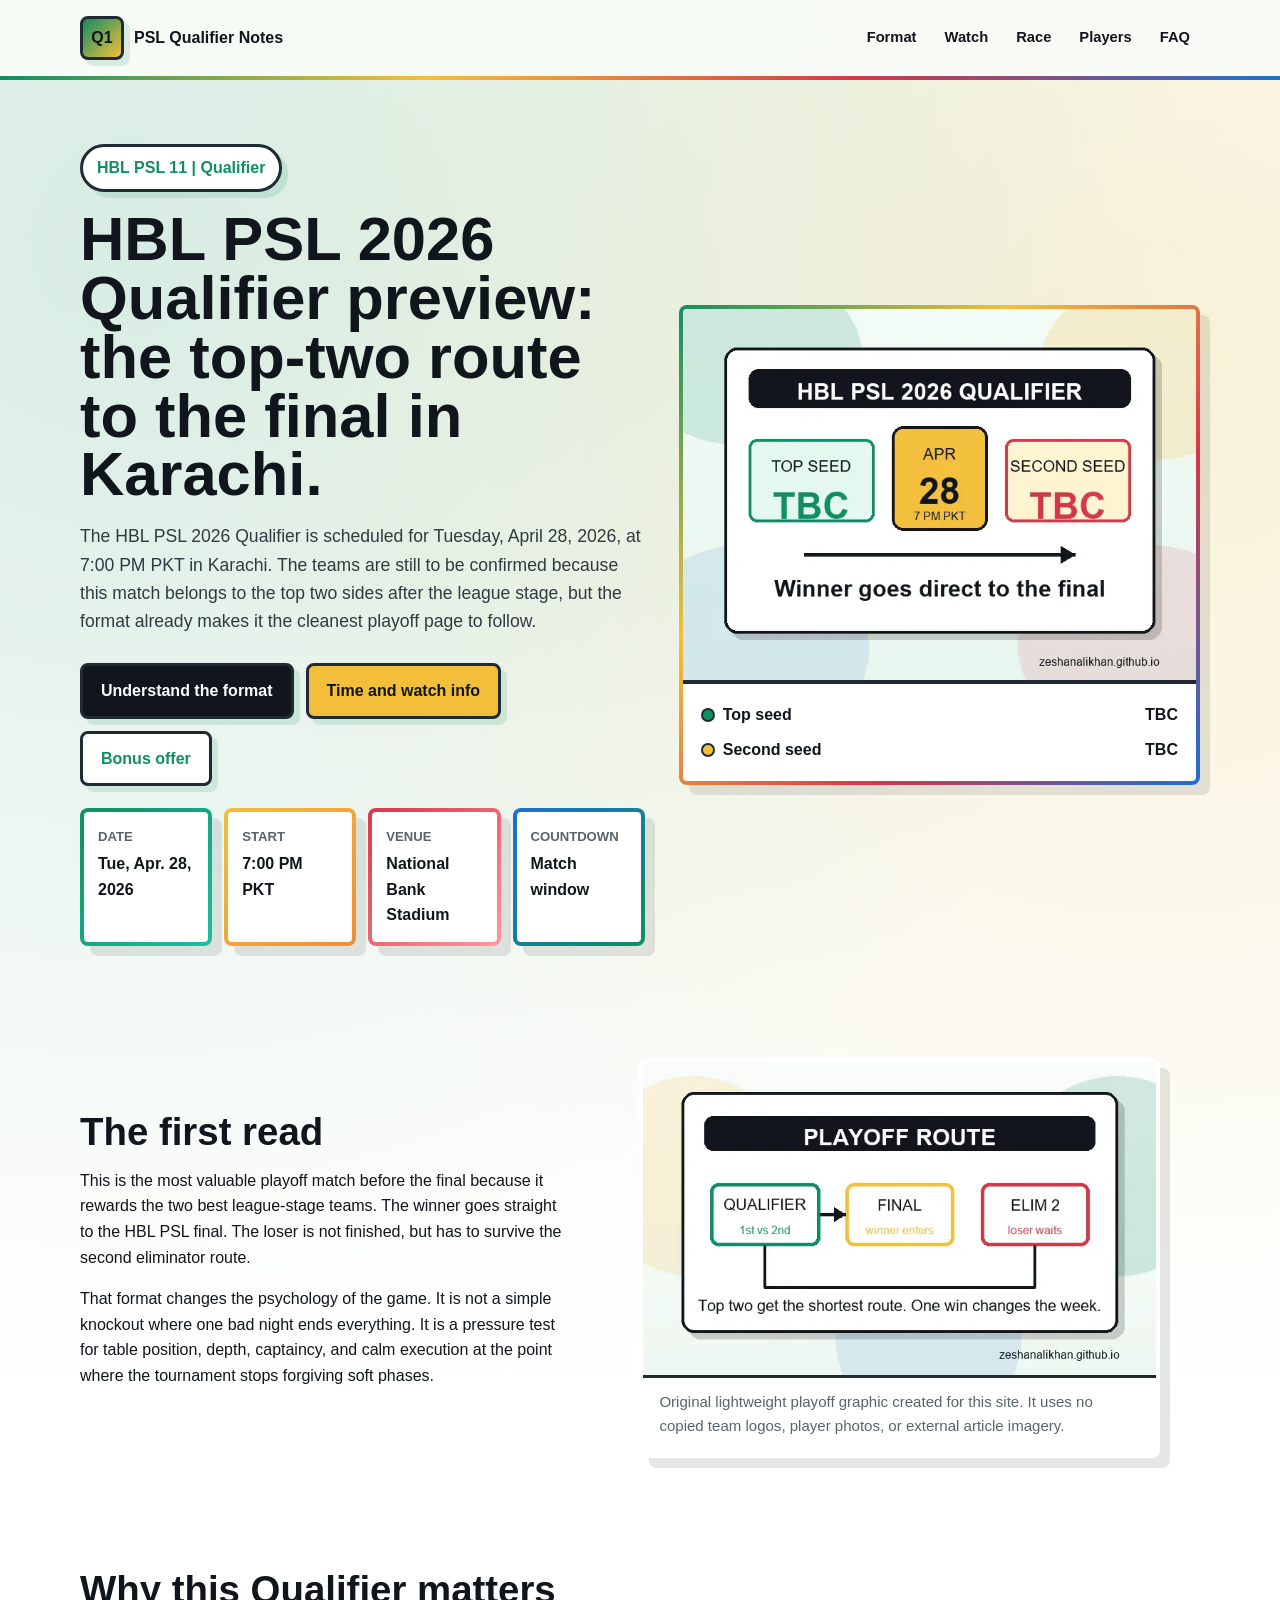
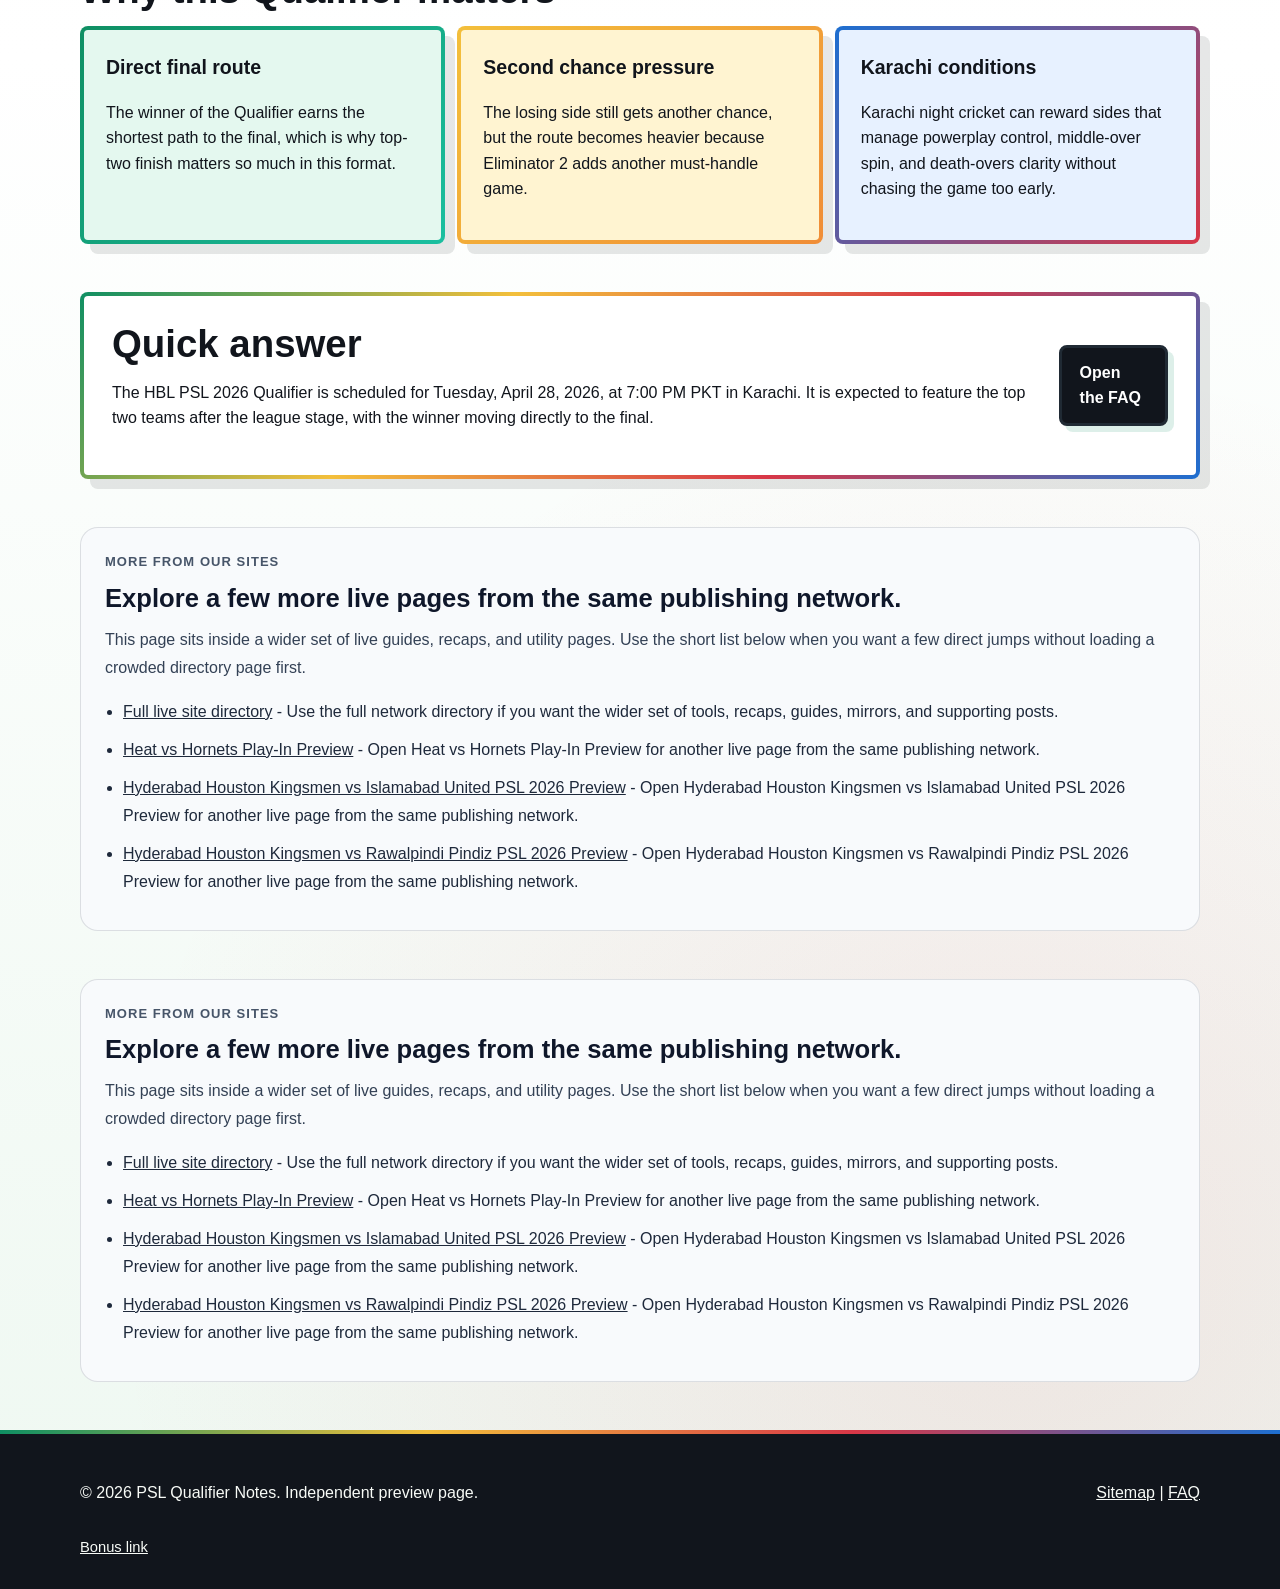
<file: index.html>
<!doctype html>
<html lang="en">
  <head>
    <meta charset="utf-8">
    <meta name="viewport" content="width=device-width, initial-scale=1">
    <meta name="google-site-verification" content="zPeMqoo2h3M_oqIertTkiu1rAj5quQBwW_J42bXbuFM">
    <title>HBL PSL 2026 Qualifier Preview | Date, Time, Venue, Format</title>
    <meta name="description" content="Original HBL PSL 2026 Qualifier preview with date, 7:00 PM PKT start time, Karachi venue notes, playoff format, qualification race, and player-watch context.">
    <link rel="canonical" href="https://zeshanalikhan.github.io/hbl-psl-2026-qualifier-preview/">
    <meta property="og:title" content="HBL PSL 2026 Qualifier Preview">
    <meta property="og:description" content="A clear guide to the HBL PSL 2026 Qualifier, including timing, Karachi venue context, playoff route, and qualification race.">
    <meta property="og:type" content="website">
    <meta property="og:url" content="https://zeshanalikhan.github.io/hbl-psl-2026-qualifier-preview/">
    <meta property="og:image" content="https://zeshanalikhan.github.io/hbl-psl-2026-qualifier-preview/assets/images/psl-qualifier-hero.webp">
    <meta name="twitter:card" content="summary_large_image">
    <link rel="stylesheet" href="styles.css">
    <script type="application/ld+json">
      {
        "@context": "https://schema.org",
        "@type": "SportsEvent",
        "name": "HBL PSL 2026 Qualifier",
        "description": "The HBL PSL 2026 Qualifier is the playoff match between the top two teams after the league stage, scheduled in Karachi.",
        "startDate": "2026-04-28T19:00:00+05:00",
        "eventStatus": "https://schema.org/EventScheduled",
        "eventAttendanceMode": "https://schema.org/OfflineEventAttendanceMode",
        "sport": "Cricket",
        "location": {
          "@type": "Place",
          "name": "National Bank Stadium",
          "address": {
            "@type": "PostalAddress",
            "addressLocality": "Karachi",
            "addressCountry": "PK"
          }
        },
        "organizer": {
          "@type": "Organization",
          "name": "HBL Pakistan Super League"
        }
      }
    </script>
  </head>
  <body>
    <a class="skip-link" href="#main">Skip to content</a>
    <header class="site-header">
      <div class="nav-wrap">
        <a class="brand" href="index.html" aria-label="HBL PSL Qualifier preview home">
          <span class="brand-mark">Q1</span>
          <span>PSL Qualifier Notes</span>
        </a>
        <nav class="nav-links" aria-label="Main navigation">
          <a href="pages/playoff-format.html">Format</a>
          <a href="pages/how-to-watch.html">Watch</a>
          <a href="pages/qualification-race.html">Race</a>
          <a href="pages/player-watch.html">Players</a>
          <a href="pages/game-faq.html">FAQ</a>
        </nav>
      </div>
    </header>

    <main id="main">
      <section class="hero">
        <div class="hero-inner">
          <div class="hero-copy">
            <span class="eyebrow">HBL PSL 11 | Qualifier</span>
            <h1>HBL PSL 2026 Qualifier preview: the top-two route to the final in Karachi.</h1>
            <p class="lede">The HBL PSL 2026 Qualifier is scheduled for Tuesday, April 28, 2026, at 7:00 PM PKT in Karachi. The teams are still to be confirmed because this match belongs to the top two sides after the league stage, but the format already makes it the cleanest playoff page to follow.</p>
            <div class="cta-row">
              <a class="button" href="pages/playoff-format.html">Understand the format</a>
              <a class="button secondary" href="pages/how-to-watch.html">Time and watch info</a>
              <a class="button ghost" href="https://www.profitablecpmratenetwork.com/j9f627innq?key=be46e17df9e34aa3b5b8e77e88a34740" rel="nofollow sponsored noopener" target="_blank">Bonus offer</a>
            </div>
            <div class="meta-grid" aria-label="Qualifier quick facts">
              <div class="fact-card"><span>Date</span><strong>Tue, Apr. 28, 2026</strong></div>
              <div class="fact-card"><span>Start</span><strong>7:00 PM PKT</strong></div>
              <div class="fact-card"><span>Venue</span><strong>National Bank Stadium</strong></div>
              <div class="fact-card"><span>Countdown</span><strong data-event-countdown>Checking match window</strong></div>
            </div>
          </div>
          <aside class="hero-card" aria-label="Qualifier card">
            <img src="assets/images/psl-qualifier-hero.webp" width="720" height="520" alt="Original illustrated HBL PSL 2026 Qualifier match card for Karachi">
            <div class="scoreboard">
              <div class="score-row"><span><span class="team-dot top-one"></span>Top seed</span><strong>TBC</strong></div>
              <div class="score-row"><span><span class="team-dot top-two"></span>Second seed</span><strong>TBC</strong></div>
            </div>
          </aside>
        </div>
      </section>

      <section class="section">
        <div class="two-col">
          <div>
            <h2>The first read</h2>
            <p>This is the most valuable playoff match before the final because it rewards the two best league-stage teams. The winner goes straight to the HBL PSL final. The loser is not finished, but has to survive the second eliminator route.</p>
            <p>That format changes the psychology of the game. It is not a simple knockout where one bad night ends everything. It is a pressure test for table position, depth, captaincy, and calm execution at the point where the tournament stops forgiving soft phases.</p>
          </div>
          <figure class="image-frame">
            <img src="assets/images/psl-qualifier-context.webp" width="720" height="440" alt="Original HBL PSL playoff route graphic showing the Qualifier path to the final">
            <figcaption>Original lightweight playoff graphic created for this site. It uses no copied team logos, player photos, or external article imagery.</figcaption>
          </figure>
        </div>
      </section>

      <section class="section">
        <h2>Why this Qualifier matters</h2>
        <div class="card-grid">
          <article class="panel">
            <h3>Direct final route</h3>
            <p>The winner of the Qualifier earns the shortest path to the final, which is why top-two finish matters so much in this format.</p>
          </article>
          <article class="panel">
            <h3>Second chance pressure</h3>
            <p>The losing side still gets another chance, but the route becomes heavier because Eliminator 2 adds another must-handle game.</p>
          </article>
          <article class="panel">
            <h3>Karachi conditions</h3>
            <p>Karachi night cricket can reward sides that manage powerplay control, middle-over spin, and death-overs clarity without chasing the game too early.</p>
          </article>
        </div>
      </section>

      <section class="section split-band">
        <div>
          <h2>Quick answer</h2>
          <p>The HBL PSL 2026 Qualifier is scheduled for Tuesday, April 28, 2026, at 7:00 PM PKT in Karachi. It is expected to feature the top two teams after the league stage, with the winner moving directly to the final.</p>
        </div>
        <a class="button" href="pages/game-faq.html">Open the FAQ</a>
      </section>

      <!-- NETWORK_LINKS_START -->
      <section data-network-links="true" aria-labelledby="network-links-heading" style="padding:0 0 48px;">
        <div style="width:min(1120px, calc(100% - 32px)); margin:0 auto;">
          <div style="border:1px solid rgba(15, 23, 42, 0.12); background:#f8fafc; border-radius:18px; padding:24px;">
            <p style="margin:0 0 10px; font-size:13px; font-weight:800; letter-spacing:0.08em; text-transform:uppercase; color:#475569;">More from our sites</p>
            <h2 id="network-links-heading" style="margin:0 0 12px; font-size:clamp(1.5rem, 2vw, 1.9rem); line-height:1.2; color:#0f172a;">Explore a few more live pages from the same publishing network.</h2>
            <p style="margin:0 0 16px; color:#334155; line-height:1.75;">This page sits inside a wider set of live guides, recaps, and utility pages. Use the short list below when you want a few direct jumps without loading a crowded directory page first.</p>
            <ul style="margin:0; padding-left:18px; color:#1e293b; line-height:1.75;">
          <li style="margin:0 0 10px;"><a href="https://zeshanalikhan.github.io/creator-app-hub-site/pages/site-directory.html">Full live site directory</a> - Use the full network directory if you want the wider set of tools, recaps, guides, mirrors, and supporting posts.</li>
          <li style="margin:0 0 10px;"><a href="https://zeshanalikhan.github.io/heat-hornets-play-in-preview/">Heat vs Hornets Play-In Preview</a> - Open Heat vs Hornets Play-In Preview for another live page from the same publishing network.</li>
          <li style="margin:0 0 10px;"><a href="https://zeshanalikhan.github.io/hyderabad-houston-kingsmen-islamabad-united-psl-preview/">Hyderabad Houston Kingsmen vs Islamabad United PSL 2026 Preview</a> - Open Hyderabad Houston Kingsmen vs Islamabad United PSL 2026 Preview for another live page from the same publishing network.</li>
          <li style="margin:0 0 10px;"><a href="https://zeshanalikhan.github.io/hyderabad-houston-kingsmen-rawalpindi-pindiz-psl-preview/">Hyderabad Houston Kingsmen vs Rawalpindi Pindiz PSL 2026 Preview</a> - Open Hyderabad Houston Kingsmen vs Rawalpindi Pindiz PSL 2026 Preview for another live page from the same publishing network.</li>
            </ul>
          </div>
        </div>
      </section>
      <!-- NETWORK_LINKS_END -->
    
      <!-- NETWORK_LINKS_START -->
      <section data-network-links="true" aria-labelledby="network-links-heading" style="padding:0 0 48px;">
        <div style="width:min(1120px, calc(100% - 32px)); margin:0 auto;">
          <div style="border:1px solid rgba(15, 23, 42, 0.12); background:#f8fafc; border-radius:18px; padding:24px;">
            <p style="margin:0 0 10px; font-size:13px; font-weight:800; letter-spacing:0.08em; text-transform:uppercase; color:#475569;">More from our sites</p>
            <h2 id="network-links-heading" style="margin:0 0 12px; font-size:clamp(1.5rem, 2vw, 1.9rem); line-height:1.2; color:#0f172a;">Explore a few more live pages from the same publishing network.</h2>
            <p style="margin:0 0 16px; color:#334155; line-height:1.75;">This page sits inside a wider set of live guides, recaps, and utility pages. Use the short list below when you want a few direct jumps without loading a crowded directory page first.</p>
            <ul style="margin:0; padding-left:18px; color:#1e293b; line-height:1.75;">
          <li style="margin:0 0 10px;"><a href="https://zeshanalikhan.github.io/creator-app-hub-site/pages/site-directory.html">Full live site directory</a> - Use the full network directory if you want the wider set of tools, recaps, guides, mirrors, and supporting posts.</li>
          <li style="margin:0 0 10px;"><a href="https://zeshanalikhan.github.io/heat-hornets-play-in-preview/">Heat vs Hornets Play-In Preview</a> - Open Heat vs Hornets Play-In Preview for another live page from the same publishing network.</li>
          <li style="margin:0 0 10px;"><a href="https://zeshanalikhan.github.io/hyderabad-houston-kingsmen-islamabad-united-psl-preview/">Hyderabad Houston Kingsmen vs Islamabad United PSL 2026 Preview</a> - Open Hyderabad Houston Kingsmen vs Islamabad United PSL 2026 Preview for another live page from the same publishing network.</li>
          <li style="margin:0 0 10px;"><a href="https://zeshanalikhan.github.io/hyderabad-houston-kingsmen-rawalpindi-pindiz-psl-preview/">Hyderabad Houston Kingsmen vs Rawalpindi Pindiz PSL 2026 Preview</a> - Open Hyderabad Houston Kingsmen vs Rawalpindi Pindiz PSL 2026 Preview for another live page from the same publishing network.</li>
            </ul>
          </div>
        </div>
      </section>
      <!-- NETWORK_LINKS_END -->
    </main>

    <footer class="site-footer">
      <div class="footer-inner">
        <p>&copy; <span data-year>2026</span> PSL Qualifier Notes. Independent preview page.</p>
        <p><a href="sitemap.xml">Sitemap</a> | <a href="pages/game-faq.html">FAQ</a></p>
      </div>
      <div class="adsterra-link-wrap">
        <a class="adsterra-link" href="https://www.profitablecpmratenetwork.com/j9f627innq?key=be46e17df9e34aa3b5b8e77e88a34740" rel="nofollow sponsored noopener" target="_blank">Bonus link</a>
      </div>
    </footer>
    <script src="app.js" defer></script>
  </body>
</html>
</file>
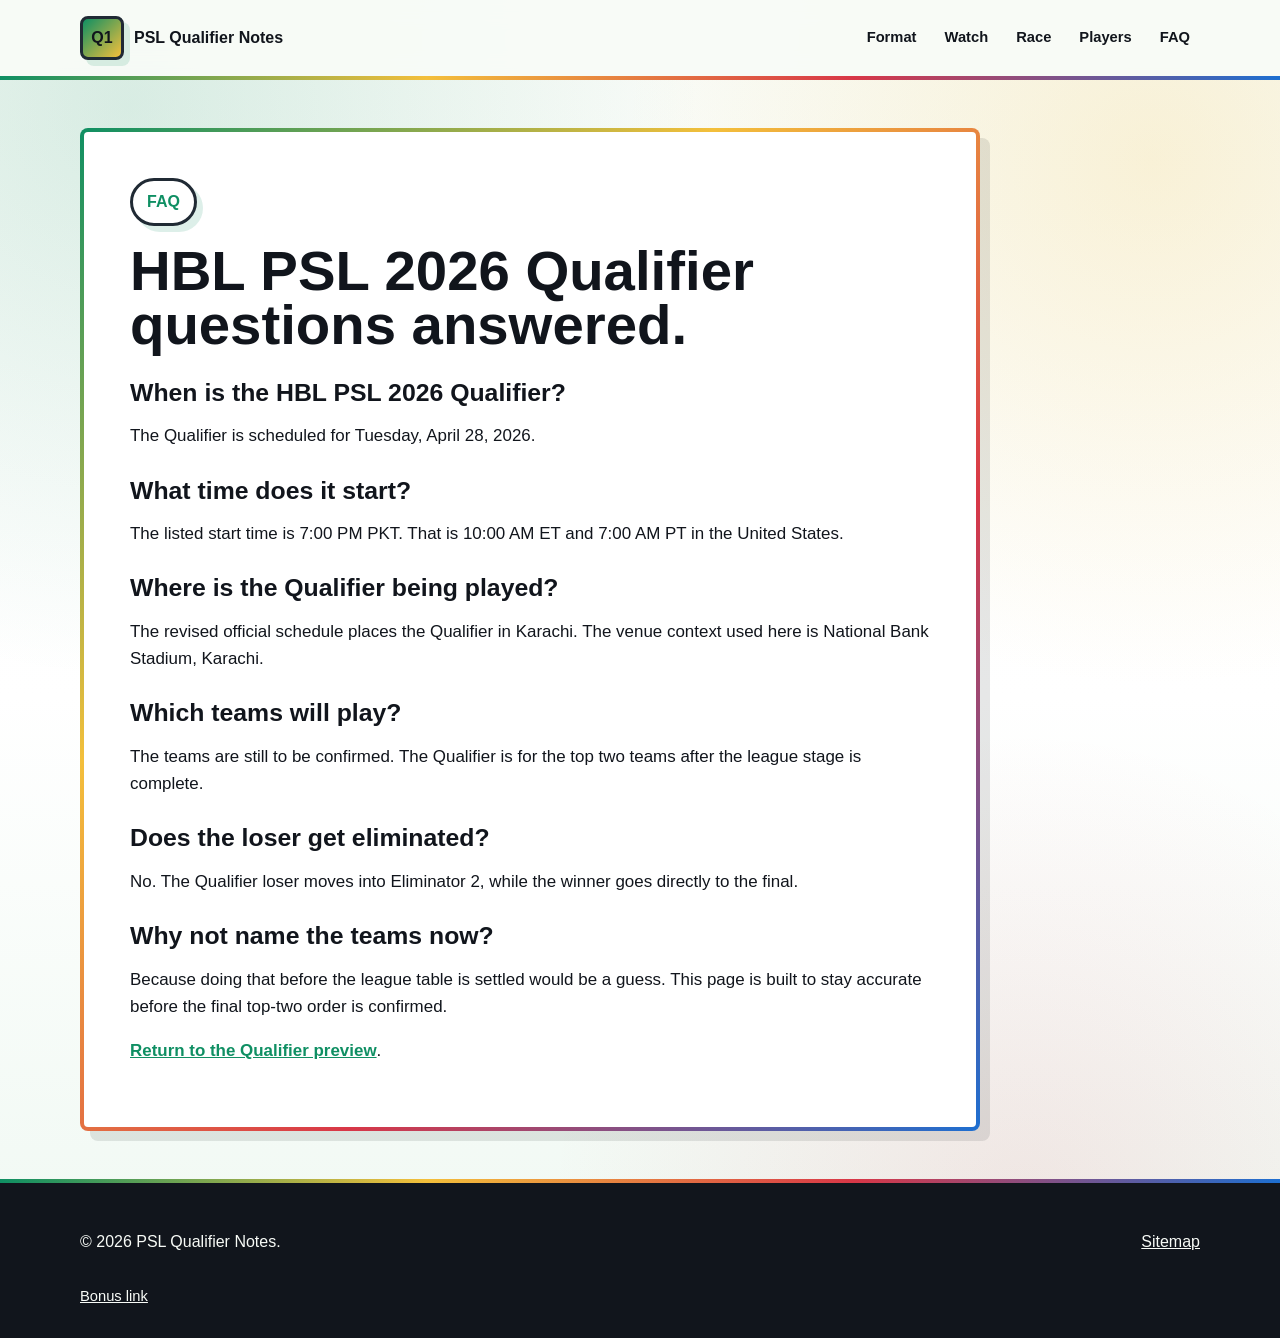
<file: pages/game-faq.html>
<!doctype html>
<html lang="en">
  <head>
    <meta charset="utf-8">
    <meta name="viewport" content="width=device-width, initial-scale=1">
    <meta name="google-site-verification" content="zPeMqoo2h3M_oqIertTkiu1rAj5quQBwW_J42bXbuFM">
    <title>HBL PSL 2026 Qualifier FAQ</title>
    <meta name="description" content="FAQ for the HBL PSL 2026 Qualifier with date, time, venue, team status, playoff route, and final qualification details.">
    <link rel="canonical" href="https://zeshanalikhan.github.io/hbl-psl-2026-qualifier-preview/pages/game-faq.html">
    <link rel="stylesheet" href="../styles.css">
    <script type="application/ld+json">
      {
        "@context": "https://schema.org",
        "@type": "FAQPage",
        "mainEntity": [
          {
            "@type": "Question",
            "name": "When is the HBL PSL 2026 Qualifier?",
            "acceptedAnswer": {
              "@type": "Answer",
              "text": "The HBL PSL 2026 Qualifier is scheduled for Tuesday, April 28, 2026."
            }
          },
          {
            "@type": "Question",
            "name": "What time does the HBL PSL 2026 Qualifier start?",
            "acceptedAnswer": {
              "@type": "Answer",
              "text": "The scheduled start time is 7:00 PM Pakistan time."
            }
          },
          {
            "@type": "Question",
            "name": "Which teams play in the HBL PSL 2026 Qualifier?",
            "acceptedAnswer": {
              "@type": "Answer",
              "text": "The teams are still to be confirmed. The Qualifier is played between the top two sides after the league stage."
            }
          }
        ]
      }
    </script>
  </head>
  <body>
    <header class="site-header"><div class="nav-wrap"><a class="brand" href="../index.html"><span class="brand-mark">Q1</span><span>PSL Qualifier Notes</span></a><nav class="nav-links"><a href="playoff-format.html">Format</a><a href="how-to-watch.html">Watch</a><a href="qualification-race.html">Race</a><a href="player-watch.html">Players</a><a href="game-faq.html">FAQ</a></nav></div></header>
    <main class="page-shell">
      <article class="article faq">
        <span class="eyebrow">FAQ</span>
        <h1>HBL PSL 2026 Qualifier questions answered.</h1>
        <h2>When is the HBL PSL 2026 Qualifier?</h2>
        <p>The Qualifier is scheduled for Tuesday, April 28, 2026.</p>
        <h2>What time does it start?</h2>
        <p>The listed start time is 7:00 PM PKT. That is 10:00 AM ET and 7:00 AM PT in the United States.</p>
        <h2>Where is the Qualifier being played?</h2>
        <p>The revised official schedule places the Qualifier in Karachi. The venue context used here is National Bank Stadium, Karachi.</p>
        <h2>Which teams will play?</h2>
        <p>The teams are still to be confirmed. The Qualifier is for the top two teams after the league stage is complete.</p>
        <h2>Does the loser get eliminated?</h2>
        <p>No. The Qualifier loser moves into Eliminator 2, while the winner goes directly to the final.</p>
        <h2>Why not name the teams now?</h2>
        <p>Because doing that before the league table is settled would be a guess. This page is built to stay accurate before the final top-two order is confirmed.</p>
        <p><a class="text-link" href="../index.html">Return to the Qualifier preview</a>.</p>
      </article>
    </main>
    <footer class="site-footer"><div class="footer-inner"><p>&copy; <span data-year>2026</span> PSL Qualifier Notes.</p><p><a href="../sitemap.xml">Sitemap</a></p></div><div class="adsterra-link-wrap"><a class="adsterra-link" href="https://www.profitablecpmratenetwork.com/j9f627innq?key=be46e17df9e34aa3b5b8e77e88a34740" rel="nofollow sponsored noopener" target="_blank">Bonus link</a></div></footer>
    <script src="../app.js" defer></script>
  </body>
</html>
</file>
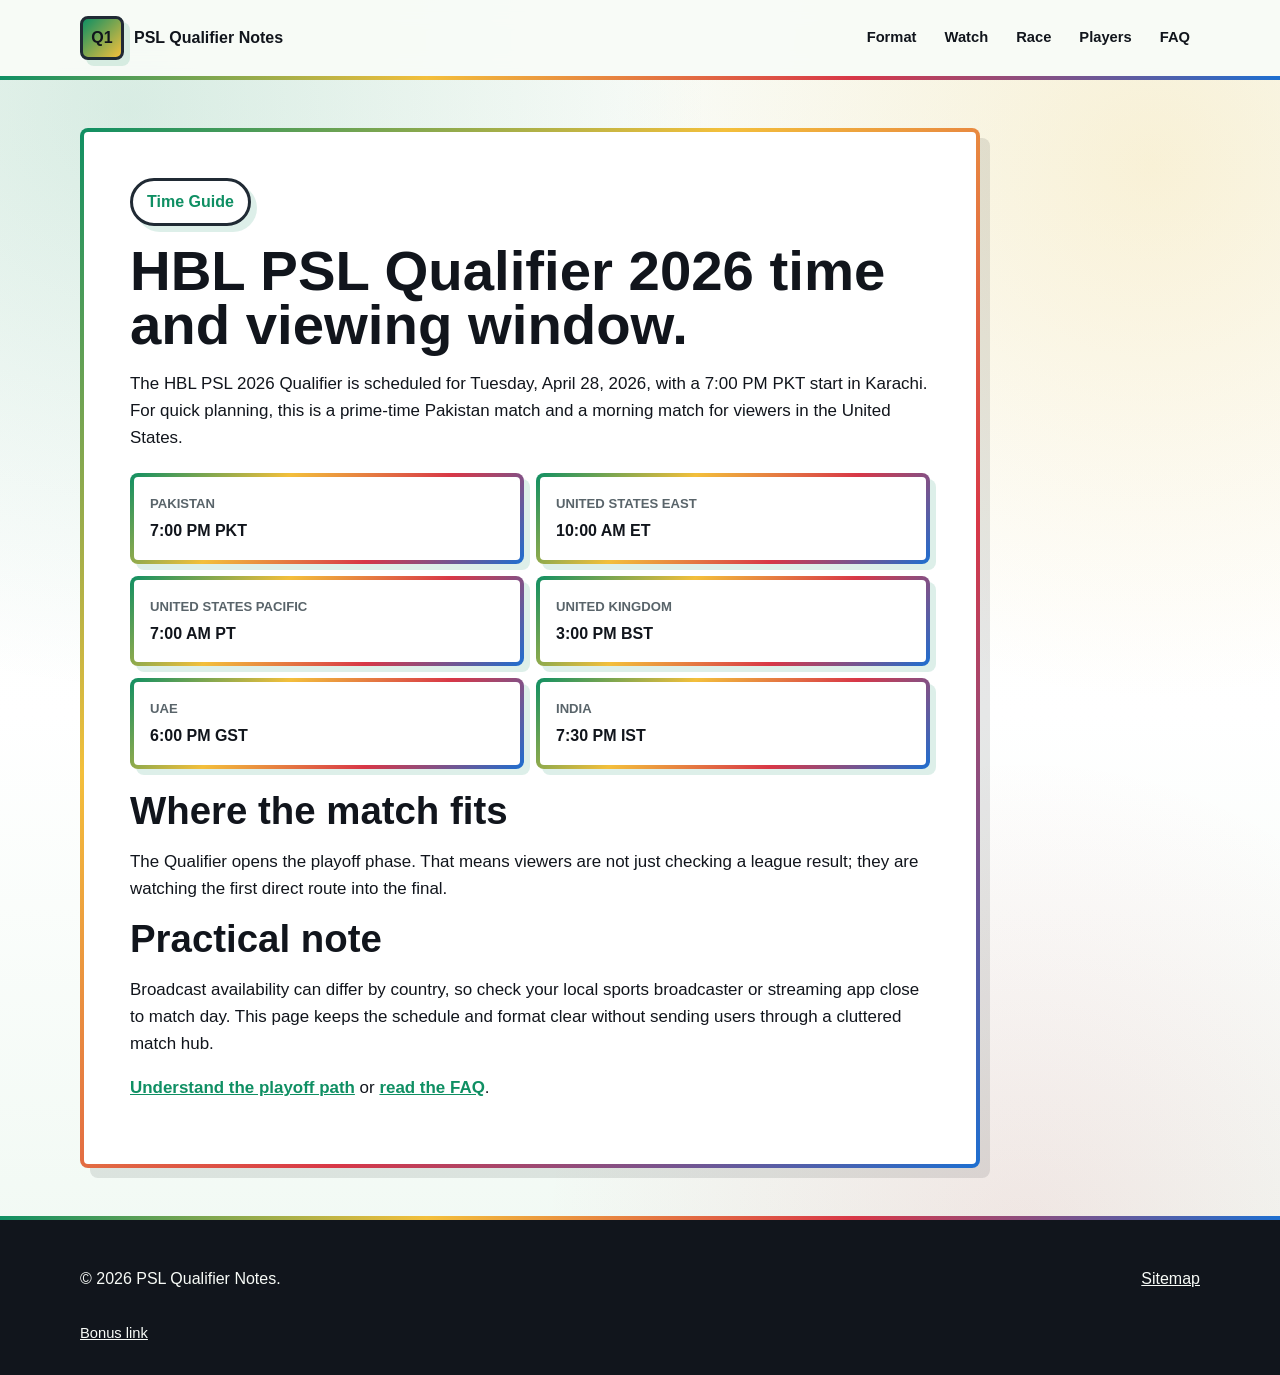
<file: pages/how-to-watch.html>
<!doctype html>
<html lang="en">
  <head>
    <meta charset="utf-8">
    <meta name="viewport" content="width=device-width, initial-scale=1">
    <meta name="google-site-verification" content="zPeMqoo2h3M_oqIertTkiu1rAj5quQBwW_J42bXbuFM">
    <title>HBL PSL Qualifier 2026 Time and Watch Info</title>
    <meta name="description" content="HBL PSL 2026 Qualifier time guide with Pakistan, US, UK, UAE, and India viewing windows plus Karachi venue context.">
    <link rel="canonical" href="https://zeshanalikhan.github.io/hbl-psl-2026-qualifier-preview/pages/how-to-watch.html">
    <link rel="stylesheet" href="../styles.css">
  </head>
  <body>
    <header class="site-header"><div class="nav-wrap"><a class="brand" href="../index.html"><span class="brand-mark">Q1</span><span>PSL Qualifier Notes</span></a><nav class="nav-links"><a href="playoff-format.html">Format</a><a href="how-to-watch.html">Watch</a><a href="qualification-race.html">Race</a><a href="player-watch.html">Players</a><a href="game-faq.html">FAQ</a></nav></div></header>
    <main class="page-shell">
      <article class="article">
        <span class="eyebrow">Time Guide</span>
        <h1>HBL PSL Qualifier 2026 time and viewing window.</h1>
        <p>The HBL PSL 2026 Qualifier is scheduled for Tuesday, April 28, 2026, with a 7:00 PM PKT start in Karachi. For quick planning, this is a prime-time Pakistan match and a morning match for viewers in the United States.</p>
        <div class="info-list" aria-label="Time zones">
          <div><span>Pakistan</span><strong>7:00 PM PKT</strong></div>
          <div><span>United States East</span><strong>10:00 AM ET</strong></div>
          <div><span>United States Pacific</span><strong>7:00 AM PT</strong></div>
          <div><span>United Kingdom</span><strong>3:00 PM BST</strong></div>
          <div><span>UAE</span><strong>6:00 PM GST</strong></div>
          <div><span>India</span><strong>7:30 PM IST</strong></div>
        </div>
        <h2>Where the match fits</h2>
        <p>The Qualifier opens the playoff phase. That means viewers are not just checking a league result; they are watching the first direct route into the final.</p>
        <h2>Practical note</h2>
        <p>Broadcast availability can differ by country, so check your local sports broadcaster or streaming app close to match day. This page keeps the schedule and format clear without sending users through a cluttered match hub.</p>
        <p><a class="text-link" href="playoff-format.html">Understand the playoff path</a> or <a class="text-link" href="game-faq.html">read the FAQ</a>.</p>
      </article>
    </main>
    <footer class="site-footer"><div class="footer-inner"><p>&copy; <span data-year>2026</span> PSL Qualifier Notes.</p><p><a href="../sitemap.xml">Sitemap</a></p></div><div class="adsterra-link-wrap"><a class="adsterra-link" href="https://www.profitablecpmratenetwork.com/j9f627innq?key=be46e17df9e34aa3b5b8e77e88a34740" rel="nofollow sponsored noopener" target="_blank">Bonus link</a></div></footer>
    <script src="../app.js" defer></script>
  </body>
</html>
</file>
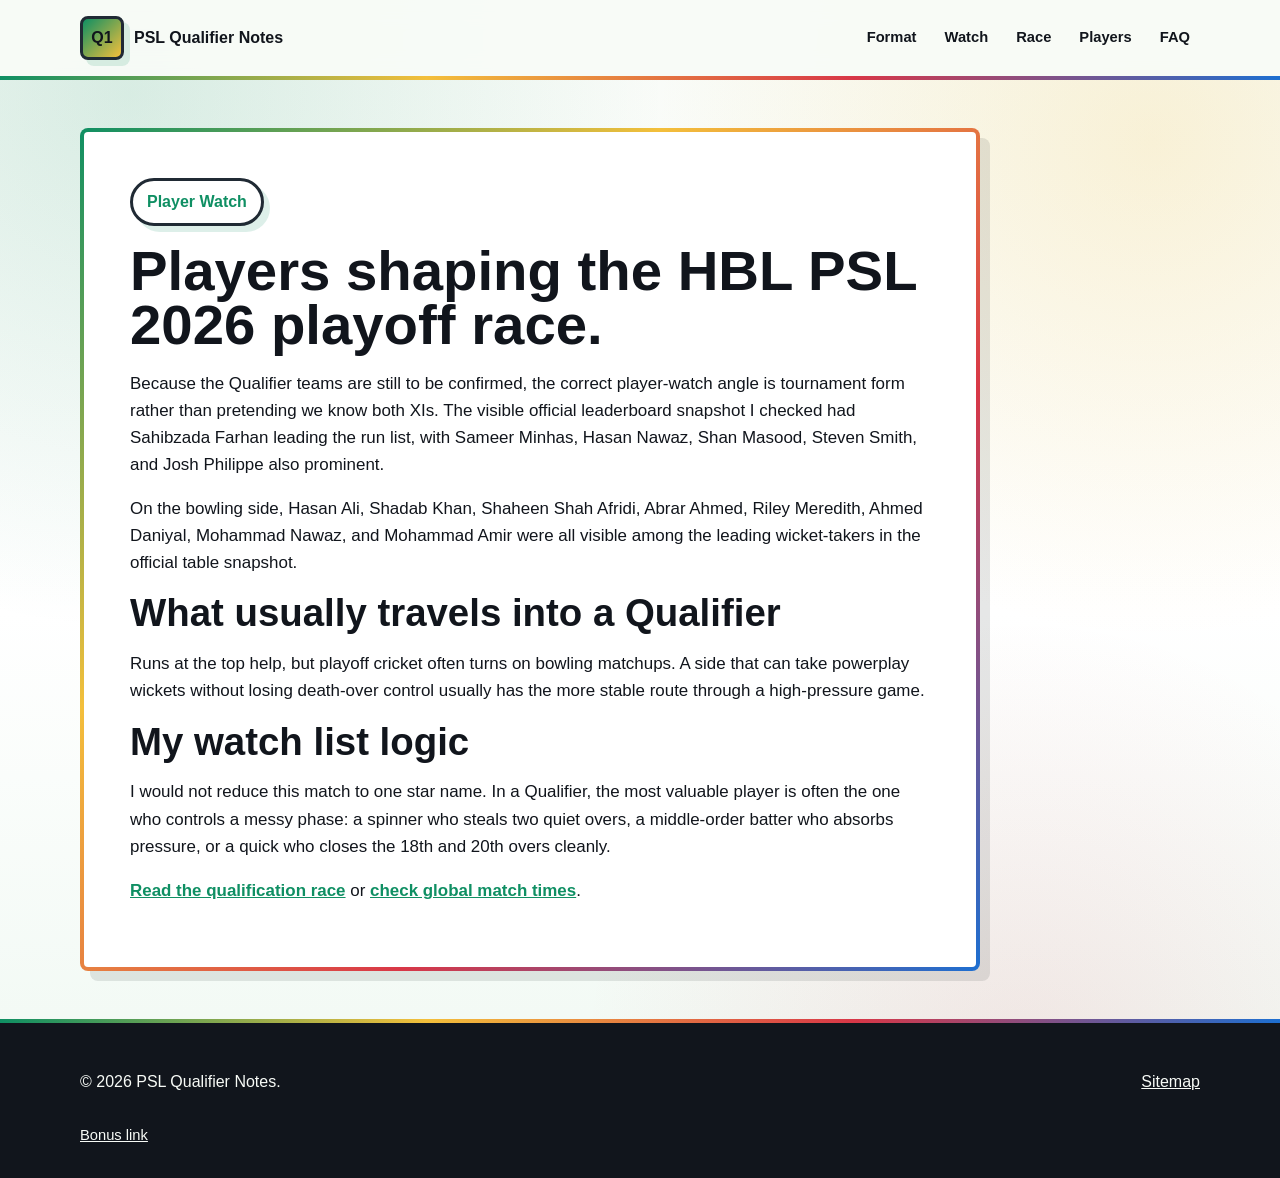
<file: pages/player-watch.html>
<!doctype html>
<html lang="en">
  <head>
    <meta charset="utf-8">
    <meta name="viewport" content="width=device-width, initial-scale=1">
    <meta name="google-site-verification" content="zPeMqoo2h3M_oqIertTkiu1rAj5quQBwW_J42bXbuFM">
    <title>HBL PSL 2026 Qualifier Player Watch</title>
    <meta name="description" content="Player-watch context for the HBL PSL 2026 Qualifier, based on visible tournament batting and bowling trends without guessing final teams.">
    <link rel="canonical" href="https://zeshanalikhan.github.io/hbl-psl-2026-qualifier-preview/pages/player-watch.html">
    <link rel="stylesheet" href="../styles.css">
  </head>
  <body>
    <header class="site-header"><div class="nav-wrap"><a class="brand" href="../index.html"><span class="brand-mark">Q1</span><span>PSL Qualifier Notes</span></a><nav class="nav-links"><a href="playoff-format.html">Format</a><a href="how-to-watch.html">Watch</a><a href="qualification-race.html">Race</a><a href="player-watch.html">Players</a><a href="game-faq.html">FAQ</a></nav></div></header>
    <main class="page-shell">
      <article class="article">
        <span class="eyebrow">Player Watch</span>
        <h1>Players shaping the HBL PSL 2026 playoff race.</h1>
        <p>Because the Qualifier teams are still to be confirmed, the correct player-watch angle is tournament form rather than pretending we know both XIs. The visible official leaderboard snapshot I checked had Sahibzada Farhan leading the run list, with Sameer Minhas, Hasan Nawaz, Shan Masood, Steven Smith, and Josh Philippe also prominent.</p>
        <p>On the bowling side, Hasan Ali, Shadab Khan, Shaheen Shah Afridi, Abrar Ahmed, Riley Meredith, Ahmed Daniyal, Mohammad Nawaz, and Mohammad Amir were all visible among the leading wicket-takers in the official table snapshot.</p>
        <h2>What usually travels into a Qualifier</h2>
        <p>Runs at the top help, but playoff cricket often turns on bowling matchups. A side that can take powerplay wickets without losing death-over control usually has the more stable route through a high-pressure game.</p>
        <h2>My watch list logic</h2>
        <p>I would not reduce this match to one star name. In a Qualifier, the most valuable player is often the one who controls a messy phase: a spinner who steals two quiet overs, a middle-order batter who absorbs pressure, or a quick who closes the 18th and 20th overs cleanly.</p>
        <p><a class="text-link" href="qualification-race.html">Read the qualification race</a> or <a class="text-link" href="how-to-watch.html">check global match times</a>.</p>
      </article>
    </main>
    <footer class="site-footer"><div class="footer-inner"><p>&copy; <span data-year>2026</span> PSL Qualifier Notes.</p><p><a href="../sitemap.xml">Sitemap</a></p></div><div class="adsterra-link-wrap"><a class="adsterra-link" href="https://www.profitablecpmratenetwork.com/j9f627innq?key=be46e17df9e34aa3b5b8e77e88a34740" rel="nofollow sponsored noopener" target="_blank">Bonus link</a></div></footer>
    <script src="../app.js" defer></script>
  </body>
</html>
</file>
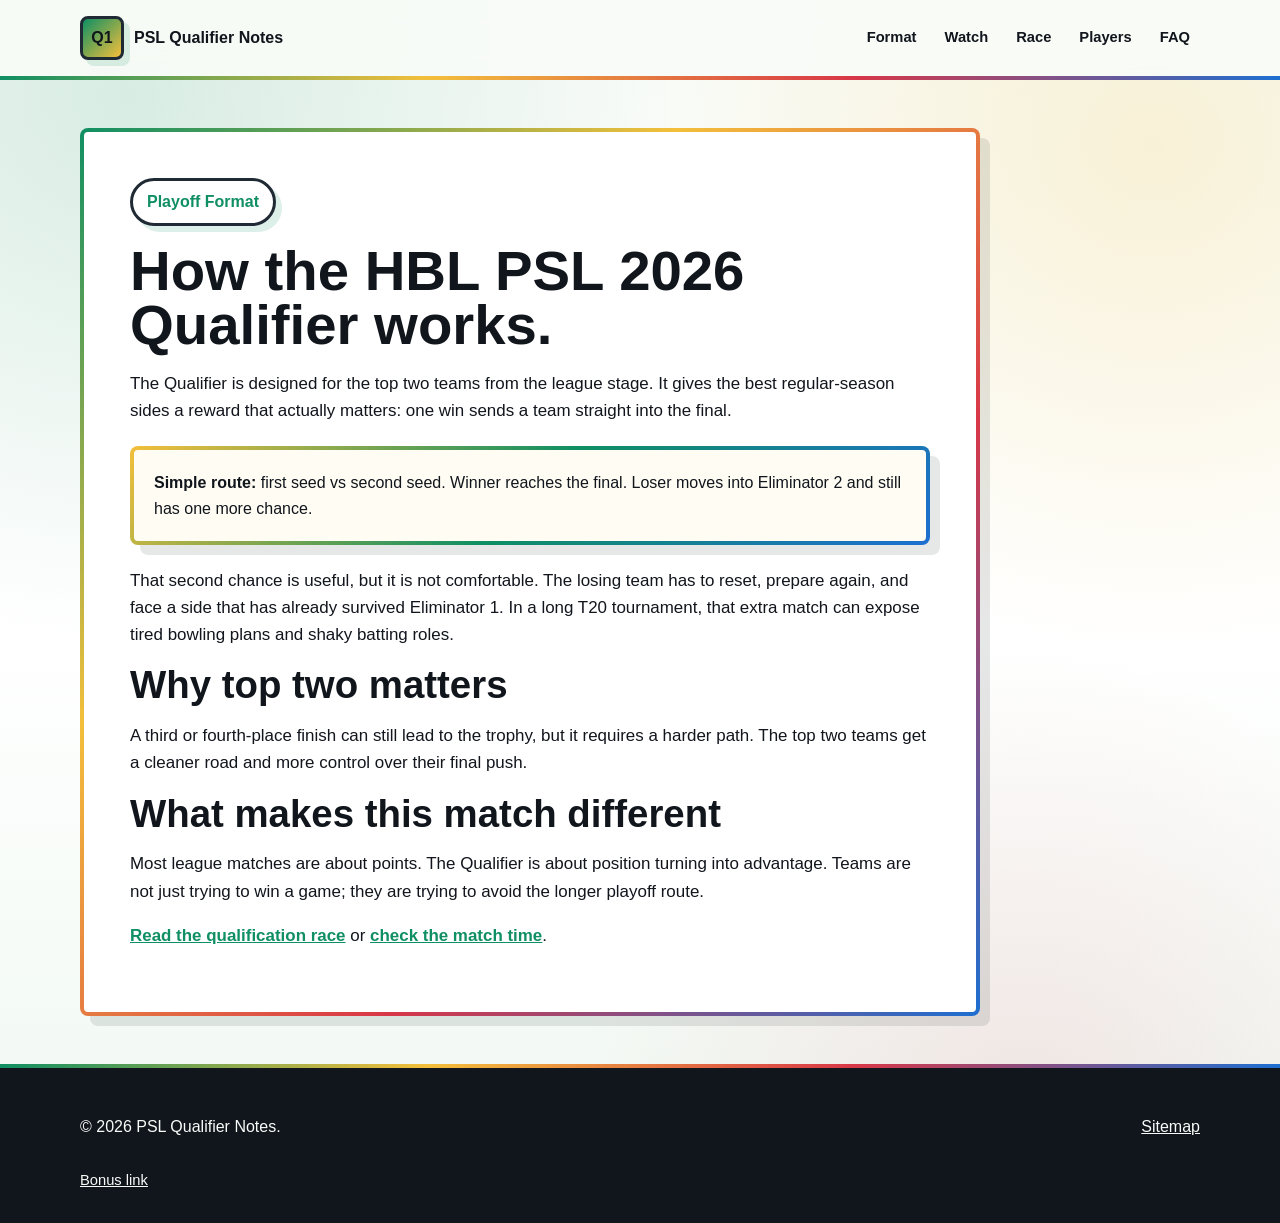
<file: pages/playoff-format.html>
<!doctype html>
<html lang="en">
  <head>
    <meta charset="utf-8">
    <meta name="viewport" content="width=device-width, initial-scale=1">
    <meta name="google-site-verification" content="zPeMqoo2h3M_oqIertTkiu1rAj5quQBwW_J42bXbuFM">
    <title>HBL PSL 2026 Qualifier Format Explained</title>
    <meta name="description" content="Simple explanation of the HBL PSL 2026 Qualifier format, why top two matters, and how the winner reaches the final.">
    <link rel="canonical" href="https://zeshanalikhan.github.io/hbl-psl-2026-qualifier-preview/pages/playoff-format.html">
    <link rel="stylesheet" href="../styles.css">
  </head>
  <body>
    <header class="site-header"><div class="nav-wrap"><a class="brand" href="../index.html"><span class="brand-mark">Q1</span><span>PSL Qualifier Notes</span></a><nav class="nav-links"><a href="playoff-format.html">Format</a><a href="how-to-watch.html">Watch</a><a href="qualification-race.html">Race</a><a href="player-watch.html">Players</a><a href="game-faq.html">FAQ</a></nav></div></header>
    <main class="page-shell">
      <article class="article">
        <span class="eyebrow">Playoff Format</span>
        <h1>How the HBL PSL 2026 Qualifier works.</h1>
        <p>The Qualifier is designed for the top two teams from the league stage. It gives the best regular-season sides a reward that actually matters: one win sends a team straight into the final.</p>
        <div class="route-box">
          <strong>Simple route:</strong> first seed vs second seed. Winner reaches the final. Loser moves into Eliminator 2 and still has one more chance.
        </div>
        <p>That second chance is useful, but it is not comfortable. The losing team has to reset, prepare again, and face a side that has already survived Eliminator 1. In a long T20 tournament, that extra match can expose tired bowling plans and shaky batting roles.</p>
        <h2>Why top two matters</h2>
        <p>A third or fourth-place finish can still lead to the trophy, but it requires a harder path. The top two teams get a cleaner road and more control over their final push.</p>
        <h2>What makes this match different</h2>
        <p>Most league matches are about points. The Qualifier is about position turning into advantage. Teams are not just trying to win a game; they are trying to avoid the longer playoff route.</p>
        <p><a class="text-link" href="qualification-race.html">Read the qualification race</a> or <a class="text-link" href="how-to-watch.html">check the match time</a>.</p>
      </article>
    </main>
    <footer class="site-footer"><div class="footer-inner"><p>&copy; <span data-year>2026</span> PSL Qualifier Notes.</p><p><a href="../sitemap.xml">Sitemap</a></p></div><div class="adsterra-link-wrap"><a class="adsterra-link" href="https://www.profitablecpmratenetwork.com/j9f627innq?key=be46e17df9e34aa3b5b8e77e88a34740" rel="nofollow sponsored noopener" target="_blank">Bonus link</a></div></footer>
    <script src="../app.js" defer></script>
  </body>
</html>
</file>
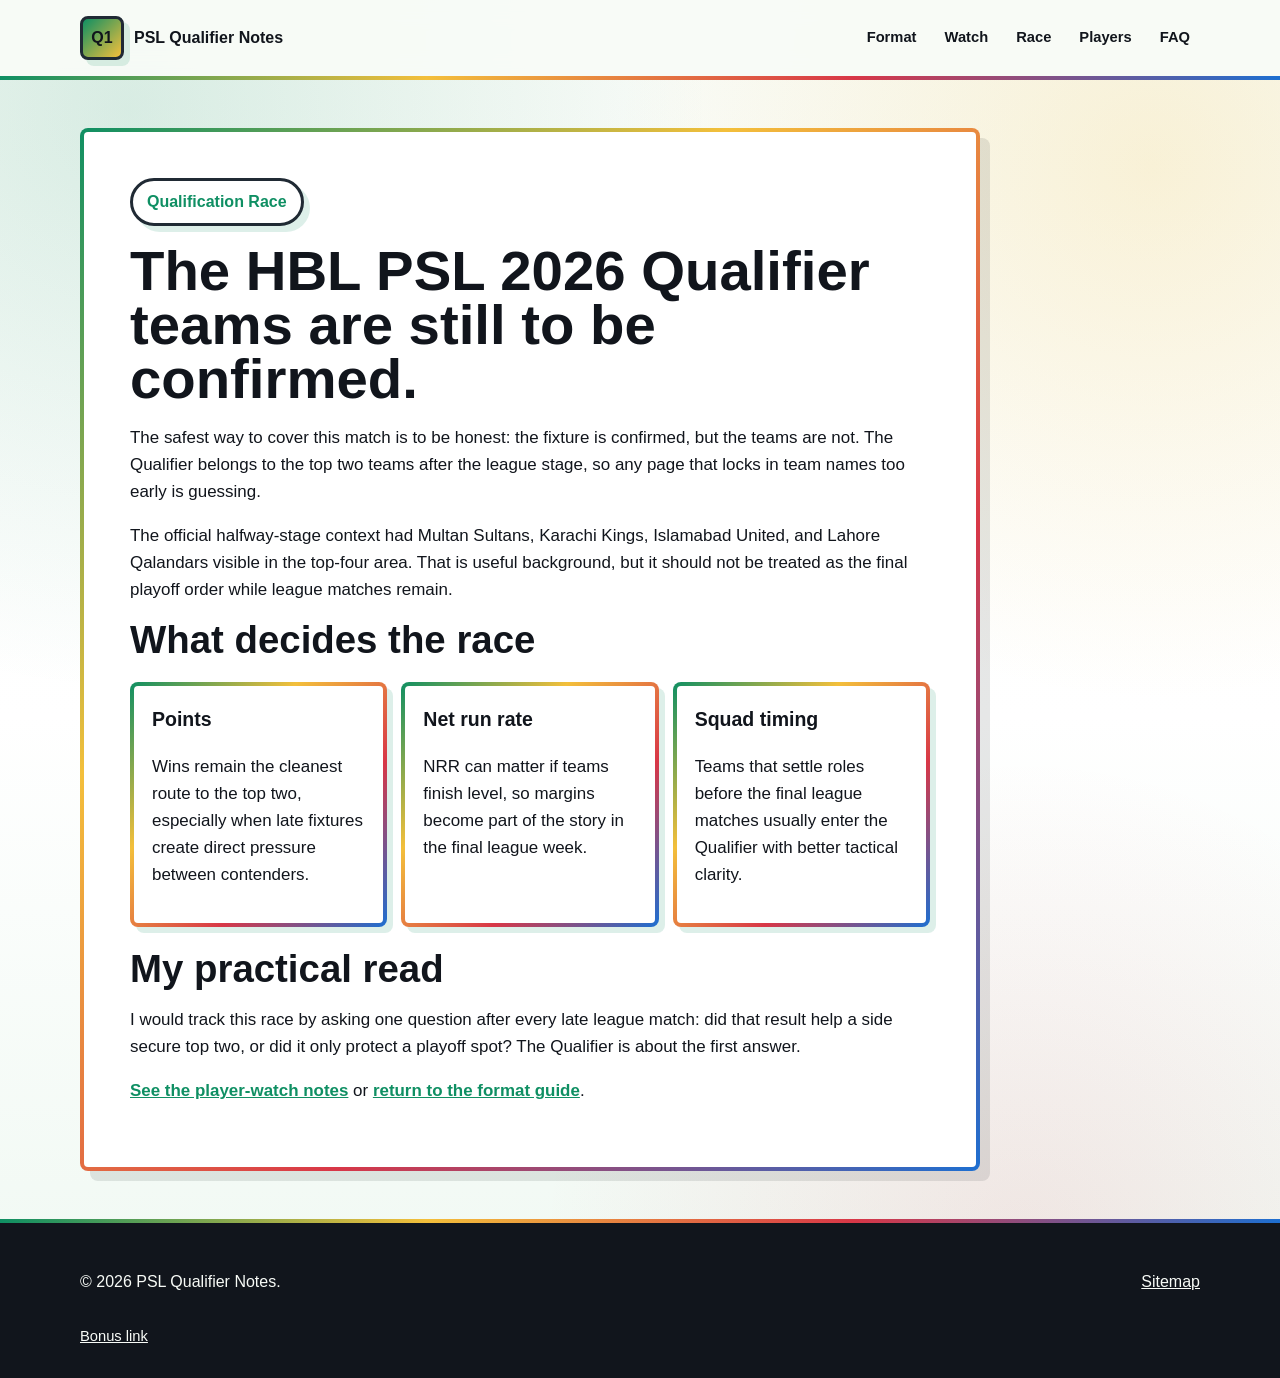
<file: pages/qualification-race.html>
<!doctype html>
<html lang="en">
  <head>
    <meta charset="utf-8">
    <meta name="viewport" content="width=device-width, initial-scale=1">
    <meta name="google-site-verification" content="zPeMqoo2h3M_oqIertTkiu1rAj5quQBwW_J42bXbuFM">
    <title>HBL PSL 2026 Qualification Race Before the Qualifier</title>
    <meta name="description" content="A clear HBL PSL 2026 qualification race guide explaining why the Qualifier teams are still TBC and what top-two position means.">
    <link rel="canonical" href="https://zeshanalikhan.github.io/hbl-psl-2026-qualifier-preview/pages/qualification-race.html">
    <link rel="stylesheet" href="../styles.css">
  </head>
  <body>
    <header class="site-header"><div class="nav-wrap"><a class="brand" href="../index.html"><span class="brand-mark">Q1</span><span>PSL Qualifier Notes</span></a><nav class="nav-links"><a href="playoff-format.html">Format</a><a href="how-to-watch.html">Watch</a><a href="qualification-race.html">Race</a><a href="player-watch.html">Players</a><a href="game-faq.html">FAQ</a></nav></div></header>
    <main class="page-shell">
      <article class="article">
        <span class="eyebrow">Qualification Race</span>
        <h1>The HBL PSL 2026 Qualifier teams are still to be confirmed.</h1>
        <p>The safest way to cover this match is to be honest: the fixture is confirmed, but the teams are not. The Qualifier belongs to the top two teams after the league stage, so any page that locks in team names too early is guessing.</p>
        <p>The official halfway-stage context had Multan Sultans, Karachi Kings, Islamabad United, and Lahore Qalandars visible in the top-four area. That is useful background, but it should not be treated as the final playoff order while league matches remain.</p>
        <h2>What decides the race</h2>
        <div class="phase-grid">
          <section><h3>Points</h3><p>Wins remain the cleanest route to the top two, especially when late fixtures create direct pressure between contenders.</p></section>
          <section><h3>Net run rate</h3><p>NRR can matter if teams finish level, so margins become part of the story in the final league week.</p></section>
          <section><h3>Squad timing</h3><p>Teams that settle roles before the final league matches usually enter the Qualifier with better tactical clarity.</p></section>
        </div>
        <h2>My practical read</h2>
        <p>I would track this race by asking one question after every late league match: did that result help a side secure top two, or did it only protect a playoff spot? The Qualifier is about the first answer.</p>
        <p><a class="text-link" href="player-watch.html">See the player-watch notes</a> or <a class="text-link" href="playoff-format.html">return to the format guide</a>.</p>
      </article>
    </main>
    <footer class="site-footer"><div class="footer-inner"><p>&copy; <span data-year>2026</span> PSL Qualifier Notes.</p><p><a href="../sitemap.xml">Sitemap</a></p></div><div class="adsterra-link-wrap"><a class="adsterra-link" href="https://www.profitablecpmratenetwork.com/j9f627innq?key=be46e17df9e34aa3b5b8e77e88a34740" rel="nofollow sponsored noopener" target="_blank">Bonus link</a></div></footer>
    <script src="../app.js" defer></script>
  </body>
</html>
</file>
<file: styles.css>
:root {
  --ink: #11151c;
  --paper: #f8fbf7;
  --panel: #ffffff;
  --muted: #59646a;
  --line: #202a34;
  --green: #0f8f63;
  --jade: #1bbfa0;
  --gold: #f3bf3b;
  --crimson: #d83747;
  --blue: #1d6fd1;
  --mint: #e4f8ef;
  --cream: #fff4d1;
  --sky: #e7f1ff;
  --shadow: 10px 10px 0 rgba(17, 21, 28, 0.10);
  --green-shadow: 6px 6px 0 rgba(15, 143, 99, 0.14);
}

* { box-sizing: border-box; }
html { scroll-behavior: smooth; }

body {
  margin: 0;
  background:
    radial-gradient(circle at 10% 8%, rgba(15, 143, 99, 0.14), transparent 34%),
    radial-gradient(circle at 90% 12%, rgba(243, 191, 59, 0.18), transparent 32%),
    radial-gradient(circle at 80% 90%, rgba(216, 55, 71, 0.10), transparent 30%),
    linear-gradient(180deg, #f8fbf7 0%, #ffffff 52%, #eef8f1 100%);
  color: var(--ink);
  font-family: Arial, Helvetica, sans-serif;
  line-height: 1.6;
}

a { color: inherit; }
img { display: block; max-width: 100%; height: auto; }
h1, h2, h3, p { overflow-wrap: anywhere; }

.skip-link {
  position: absolute;
  left: 12px;
  top: -80px;
  z-index: 30;
  background: var(--ink);
  color: #fff;
  padding: 10px 14px;
  border-radius: 6px;
}
.skip-link:focus { top: 12px; }

.site-header {
  position: sticky;
  top: 0;
  z-index: 20;
  background: rgba(248, 251, 247, 0.95);
  border-bottom: 4px solid transparent;
  border-image: linear-gradient(90deg, var(--green), var(--gold), var(--crimson), var(--blue)) 1;
  backdrop-filter: blur(12px);
}

.nav-wrap,
.hero-inner,
.section,
.footer-inner,
.page-shell,
.adsterra-link-wrap {
  width: min(1120px, calc(100% - 32px));
  margin: 0 auto;
}

.nav-wrap {
  min-height: 76px;
  display: flex;
  align-items: center;
  justify-content: space-between;
  gap: 22px;
}

.brand {
  display: inline-flex;
  align-items: center;
  gap: 10px;
  text-decoration: none;
  font-weight: 900;
}

.brand-mark {
  width: 44px;
  height: 44px;
  display: inline-grid;
  place-items: center;
  border-radius: 8px;
  background: linear-gradient(135deg, var(--green), var(--gold));
  color: var(--ink);
  border: 3px solid var(--line);
  box-shadow: var(--green-shadow);
}

.nav-links {
  display: flex;
  flex-wrap: wrap;
  justify-content: flex-end;
  gap: 8px;
}

.nav-links a {
  text-decoration: none;
  font-size: 0.92rem;
  font-weight: 800;
  padding: 8px 10px;
  border-radius: 6px;
}
.nav-links a:hover { background: var(--mint); }

.hero { padding: 64px 0 48px; }
.hero-inner {
  display: grid;
  grid-template-columns: minmax(0, 1.04fr) minmax(320px, 0.96fr);
  align-items: center;
  gap: 34px;
}

.eyebrow {
  display: inline-flex;
  align-items: center;
  gap: 8px;
  background: #fff;
  border: 3px solid var(--line);
  border-radius: 999px;
  padding: 8px 14px;
  color: var(--green);
  font-weight: 900;
  letter-spacing: 0;
  box-shadow: var(--green-shadow);
}

h1 {
  margin: 18px 0;
  font-size: clamp(2.35rem, 4.8vw, 5rem);
  line-height: 0.96;
  letter-spacing: 0;
}

h2 {
  margin: 0 0 16px;
  font-size: clamp(1.75rem, 3vw, 3rem);
  line-height: 1.04;
}

h3 { margin: 0 0 10px; font-size: 1.22rem; }
.lede { max-width: 68ch; color: #303a40; font-size: 1.1rem; }

.cta-row {
  display: flex;
  flex-wrap: wrap;
  gap: 12px;
  margin: 28px 0 22px;
}

.button {
  display: inline-flex;
  min-height: 48px;
  align-items: center;
  justify-content: center;
  padding: 12px 18px;
  border-radius: 8px;
  border: 3px solid var(--line);
  background: var(--ink);
  color: #fff;
  font-weight: 900;
  text-decoration: none;
  box-shadow: var(--green-shadow);
}
.button.secondary { background: var(--gold); color: var(--ink); }
.button.ghost { background: #fff; color: var(--green); }
.button:hover { transform: translate(-1px, -1px); }

.meta-grid,
.card-grid {
  display: grid;
  grid-template-columns: repeat(4, minmax(0, 1fr));
  gap: 12px;
}

.fact-card,
.panel,
.hero-card,
.image-frame,
.article,
.info-list div,
.phase-grid section,
.route-box {
  background: var(--panel);
  border: 4px solid transparent;
  border-radius: 8px;
  box-shadow: var(--shadow);
  background-image: linear-gradient(var(--panel), var(--panel)), linear-gradient(135deg, var(--green), var(--gold), var(--crimson), var(--blue));
  background-origin: border-box;
  background-clip: padding-box, border-box;
}

.fact-card { padding: 14px; }
.fact-card:nth-child(1) { background-image: linear-gradient(#ffffff, #ffffff), linear-gradient(135deg, var(--green), var(--jade)); }
.fact-card:nth-child(2) { background-image: linear-gradient(#ffffff, #ffffff), linear-gradient(135deg, var(--gold), #f08d36); }
.fact-card:nth-child(3) { background-image: linear-gradient(#ffffff, #ffffff), linear-gradient(135deg, var(--crimson), #ff97a0); }
.fact-card:nth-child(4) { background-image: linear-gradient(#ffffff, #ffffff), linear-gradient(135deg, var(--blue), var(--green)); }

.fact-card span,
.info-list span {
  display: block;
  color: var(--muted);
  font-size: 0.82rem;
  font-weight: 900;
  text-transform: uppercase;
}

.fact-card strong,
.info-list strong {
  display: block;
  margin-top: 4px;
  font-size: 1rem;
}

.hero-card { overflow: hidden; }
.scoreboard {
  border-top: 4px solid var(--line);
  padding: 18px;
  display: grid;
  gap: 10px;
}

.score-row {
  display: flex;
  justify-content: space-between;
  gap: 16px;
  align-items: center;
  font-weight: 900;
}

.score-row span { display: inline-flex; align-items: center; gap: 8px; }
.team-dot {
  width: 14px;
  height: 14px;
  border-radius: 50%;
  border: 2px solid var(--line);
}
.team-dot.top-one { background: var(--green); }
.team-dot.top-two { background: var(--gold); }

.section { padding: 48px 0; }
.two-col {
  display: grid;
  grid-template-columns: minmax(0, 0.9fr) minmax(300px, 1.1fr);
  gap: 28px;
  align-items: center;
}

.image-frame { overflow: hidden; background: #fff; }
.image-frame figcaption {
  padding: 12px 16px 16px;
  color: var(--muted);
  font-size: 0.94rem;
  border-top: 3px solid var(--line);
}

.card-grid { grid-template-columns: repeat(3, minmax(0, 1fr)); }
.panel { padding: 22px; }
.panel:nth-child(1) { background-image: linear-gradient(var(--mint), var(--mint)), linear-gradient(135deg, var(--green), var(--jade)); }
.panel:nth-child(2) { background-image: linear-gradient(var(--cream), var(--cream)), linear-gradient(135deg, var(--gold), #f08d36); }
.panel:nth-child(3) { background-image: linear-gradient(var(--sky), var(--sky)), linear-gradient(135deg, var(--blue), var(--crimson)); }

.split-band {
  display: flex;
  justify-content: space-between;
  gap: 24px;
  align-items: center;
  background: #fff;
  border: 4px solid transparent;
  border-radius: 8px;
  box-shadow: var(--shadow);
  padding: 28px;
  margin-bottom: 48px;
  background-image: linear-gradient(#fff, #fff), linear-gradient(135deg, var(--green), var(--gold), var(--crimson), var(--blue));
  background-origin: border-box;
  background-clip: padding-box, border-box;
}

.page-shell { padding: 48px 0; }
.article {
  padding: clamp(22px, 4vw, 46px);
  max-width: 900px;
}
.article h1 { font-size: clamp(2.2rem, 4.4vw, 4.3rem); }
.article p,
.article li { font-size: 1.06rem; }
.text-link { color: var(--green); font-weight: 900; }

.info-list {
  display: grid;
  grid-template-columns: repeat(2, minmax(0, 1fr));
  gap: 12px;
  margin: 22px 0;
}
.info-list div { padding: 16px; box-shadow: var(--green-shadow); }

.phase-grid {
  display: grid;
  grid-template-columns: repeat(3, minmax(0, 1fr));
  gap: 14px;
  margin: 22px 0;
}
.phase-grid section { padding: 18px; box-shadow: var(--green-shadow); }

.route-box {
  padding: 20px;
  margin: 22px 0;
  background-image: linear-gradient(#fffdf3, #fffdf3), linear-gradient(135deg, var(--gold), var(--green), var(--blue));
}

.faq h2 { margin-top: 28px; font-size: 1.55rem; }

.site-footer {
  background: var(--ink);
  color: #f8fbf7;
  padding: 30px 0;
  border-top: 4px solid transparent;
  border-image: linear-gradient(90deg, var(--green), var(--gold), var(--crimson), var(--blue)) 1;
}

.footer-inner {
  display: flex;
  justify-content: space-between;
  gap: 18px;
  flex-wrap: wrap;
}
.site-footer a { color: #f8fbf7; }
.adsterra-link-wrap { margin-top: 12px; }
.adsterra-link { color: #f8fbf7; font-size: 0.92rem; }

@media (max-width: 860px) {
  .nav-wrap,
  .footer-inner,
  .split-band {
    align-items: flex-start;
    flex-direction: column;
  }

  .hero-inner,
  .two-col,
  .meta-grid,
  .card-grid,
  .info-list,
  .phase-grid {
    grid-template-columns: 1fr;
  }

  .hero { padding-top: 36px; }
  .nav-links { justify-content: flex-start; }
}
</file>
